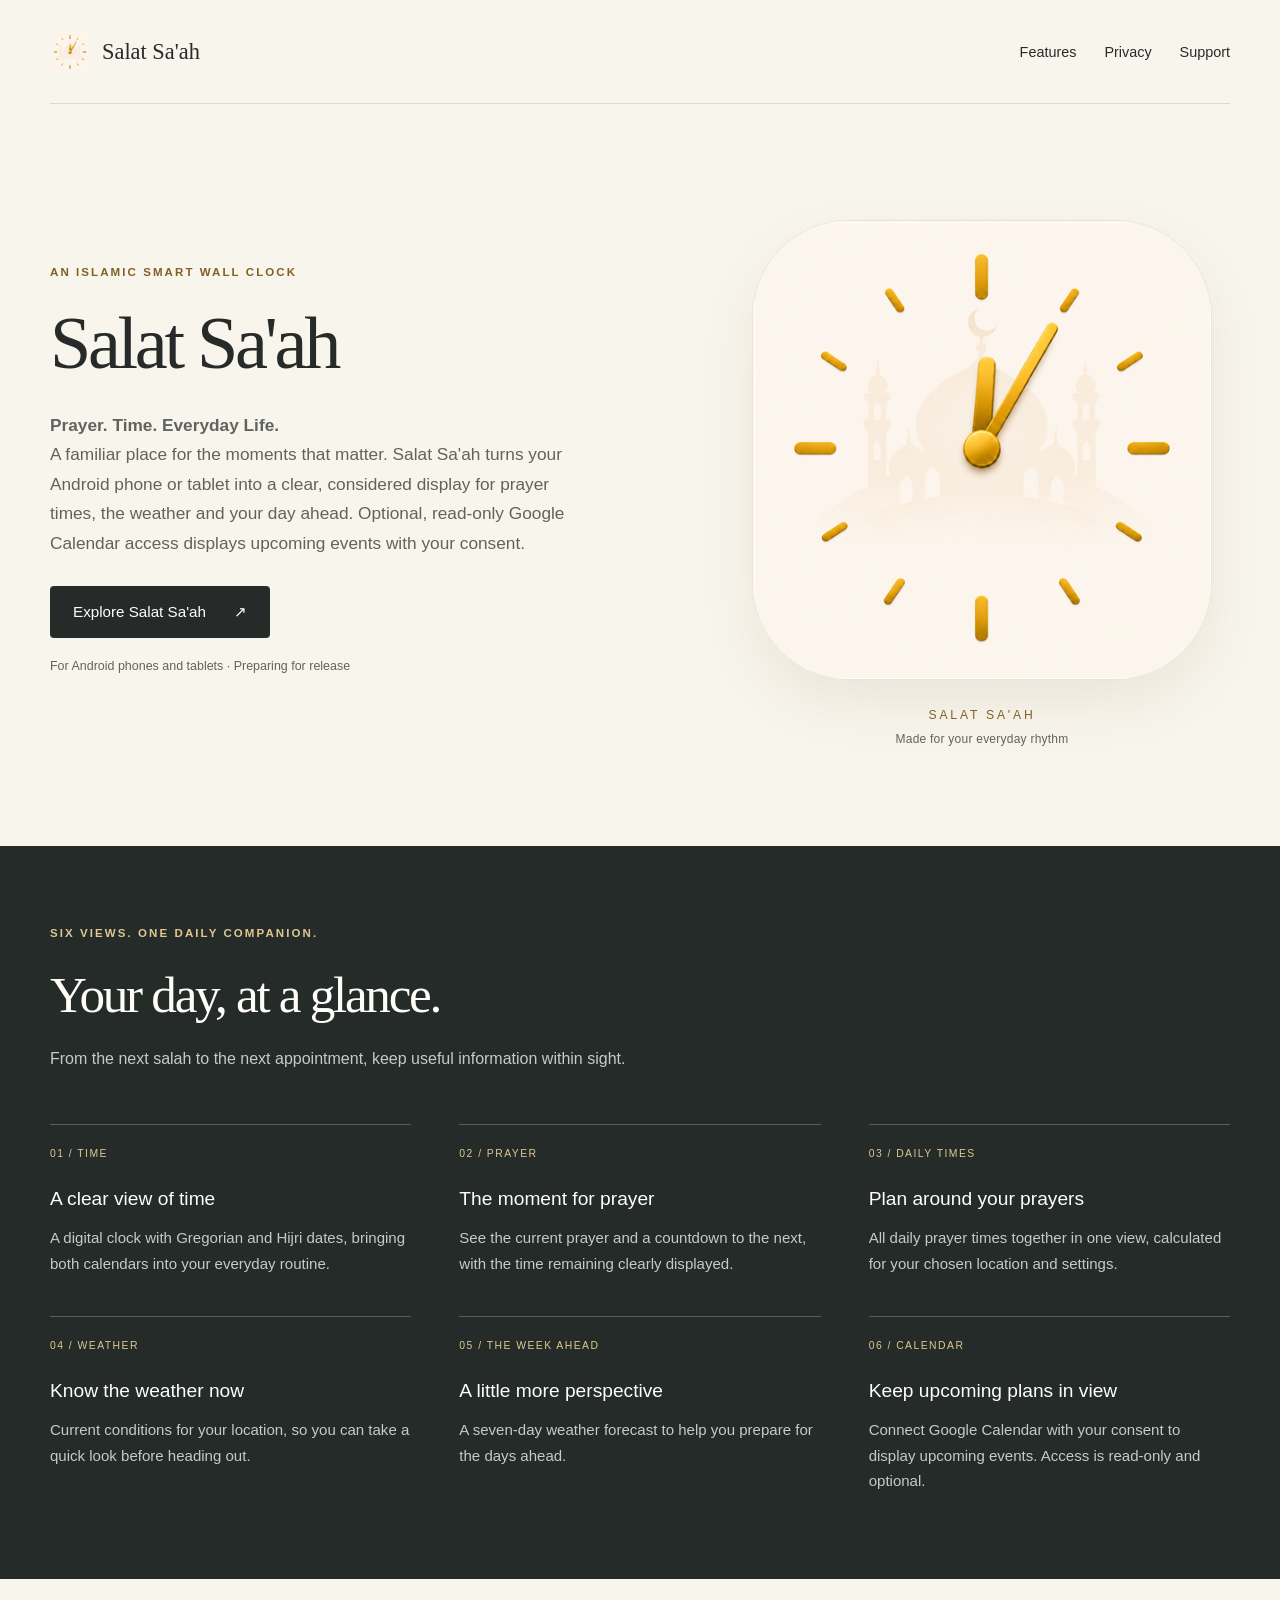
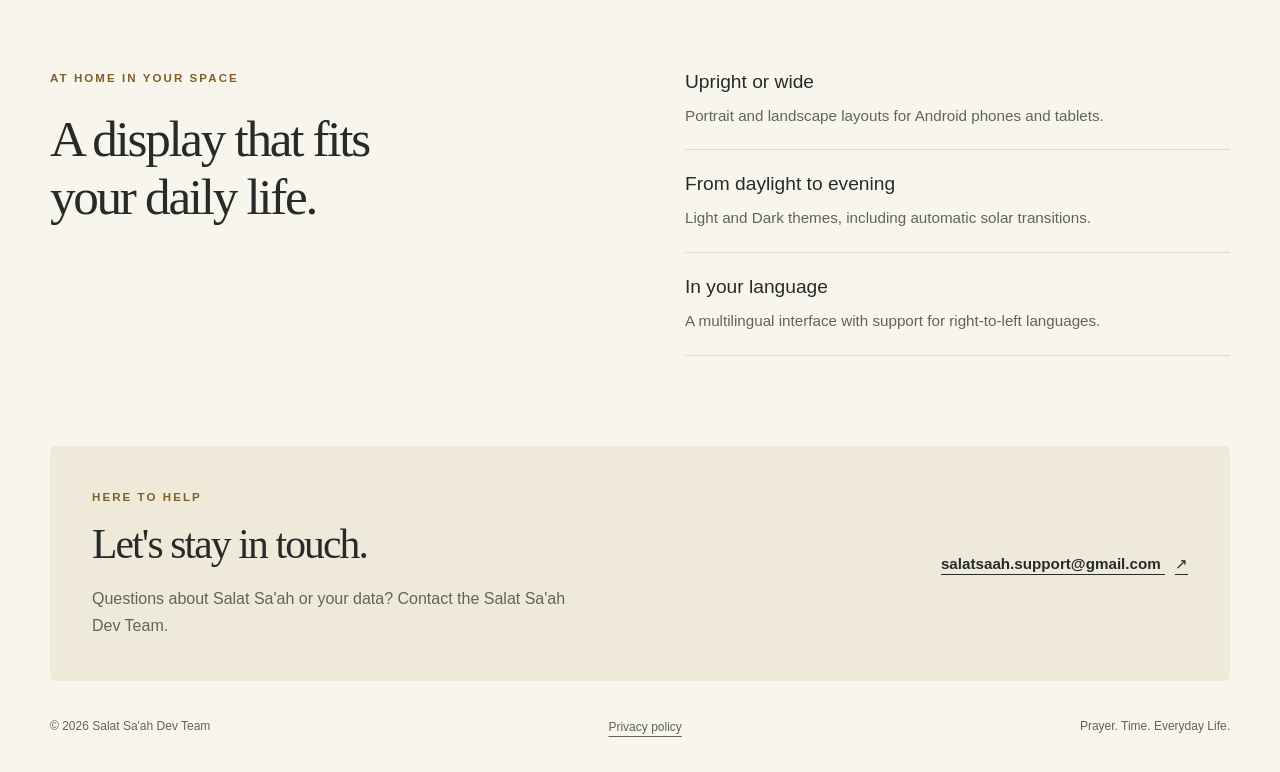
<file: index.html>
<!doctype html>
<html lang="en">
<head>
  <meta charset="utf-8">
  <meta name="viewport" content="width=device-width, initial-scale=1">
  <meta name="description" content="Salat Sa'ah transforms your Android phone or tablet into an Islamic smart wall clock. Prayer. Time. Everyday Life.">
  <meta name="theme-color" content="#f8f5ed">
  <title>Salat Sa'ah — Prayer. Time. Everyday Life.</title>
  <link rel="icon" href="assets/icon.png" type="image/png">
  <link rel="stylesheet" href="assets/styles.css">
</head>
<body>
  <a class="skip" href="#main">Skip to content</a>
  <header class="header wrap">
    <a class="brand" href="index.html"><img src="assets/icon.png" alt="" width="40" height="40">Salat Sa'ah</a>
    <nav aria-label="Main navigation"><a href="#features">Features</a><a href="privacy.html">Privacy</a><a href="#support">Support</a></nav>
  </header>
  <main id="main">
    <section class="hero wrap" aria-labelledby="hero-title">
      <div>
        <p class="eyebrow">An Islamic smart wall clock</p>
        <h1 id="hero-title">Salat Sa'ah</h1>
        <p class="intro"><strong>Prayer. Time. Everyday Life.</strong><br>A familiar place for the moments that matter. Salat Sa'ah turns your Android phone or tablet into a clear, considered display for prayer times, the weather and your day ahead. Optional, read-only Google Calendar access displays upcoming events with your consent.</p>
        <a class="button" href="#features">Explore Salat Sa'ah <span aria-hidden="true">↗</span></a>
        <p class="availability">For Android phones and tablets · Preparing for release</p>
      </div>
      <figure class="hero-icon"><img src="assets/icon.png" width="512" height="512" alt="Salat Sa'ah icon: gold clock hands on an ivory square with a subtle mosque silhouette"><figcaption>SALAT SA'AH <span>Made for your everyday rhythm</span></figcaption></figure>
    </section>
    <section class="features" id="features" aria-labelledby="features-title">
      <div class="wrap">
        <div class="section-heading"><p class="eyebrow">Six views. One daily companion.</p><h2 id="features-title">Your day, at a glance.</h2><p>From the next salah to the next appointment, keep useful information within sight.</p></div>
        <div class="feature-grid">
          <article><span class="number" aria-hidden="true">01 / TIME</span><h3>A clear view of time</h3><p>A digital clock with Gregorian and Hijri dates, bringing both calendars into your everyday routine.</p></article>
          <article><span class="number" aria-hidden="true">02 / PRAYER</span><h3>The moment for prayer</h3><p>See the current prayer and a countdown to the next, with the time remaining clearly displayed.</p></article>
          <article><span class="number" aria-hidden="true">03 / DAILY TIMES</span><h3>Plan around your prayers</h3><p>All daily prayer times together in one view, calculated for your chosen location and settings.</p></article>
          <article><span class="number" aria-hidden="true">04 / WEATHER</span><h3>Know the weather now</h3><p>Current conditions for your location, so you can take a quick look before heading out.</p></article>
          <article><span class="number" aria-hidden="true">05 / THE WEEK AHEAD</span><h3>A little more perspective</h3><p>A seven-day weather forecast to help you prepare for the days ahead.</p></article>
          <article><span class="number" aria-hidden="true">06 / CALENDAR</span><h3>Keep upcoming plans in view</h3><p>Connect Google Calendar with your consent to display upcoming events. Access is read-only and optional.</p></article>
        </div>
      </div>
    </section>
    <section class="adapt wrap" aria-labelledby="adapt-title">
      <div><p class="eyebrow">At home in your space</p><h2 id="adapt-title">A display that fits<br>your daily life.</h2></div>
      <div class="adapt-details"><article><h3>Upright or wide</h3><p>Portrait and landscape layouts for Android phones and tablets.</p></article><article><h3>From daylight to evening</h3><p>Light and Dark themes, including automatic solar transitions.</p></article><article><h3>In your language</h3><p>A multilingual interface with support for right-to-left languages.</p></article></div>
    </section>
    <section class="support wrap" id="support" aria-labelledby="support-title"><div><p class="eyebrow">Here to help</p><h2 id="support-title">Let's stay in touch.</h2><p>Questions about Salat Sa'ah or your data? Contact the Salat Sa'ah Dev Team.</p></div><a class="contact" href="mailto:salatsaah.support@gmail.com">salatsaah.support@gmail.com <span aria-hidden="true">↗</span></a></section>
  </main>
  <footer class="footer wrap"><p>© 2026 Salat Sa'ah Dev Team</p><a href="privacy.html">Privacy policy</a><p>Prayer. Time. Everyday Life.</p></footer>
</body>
</html>
</file>
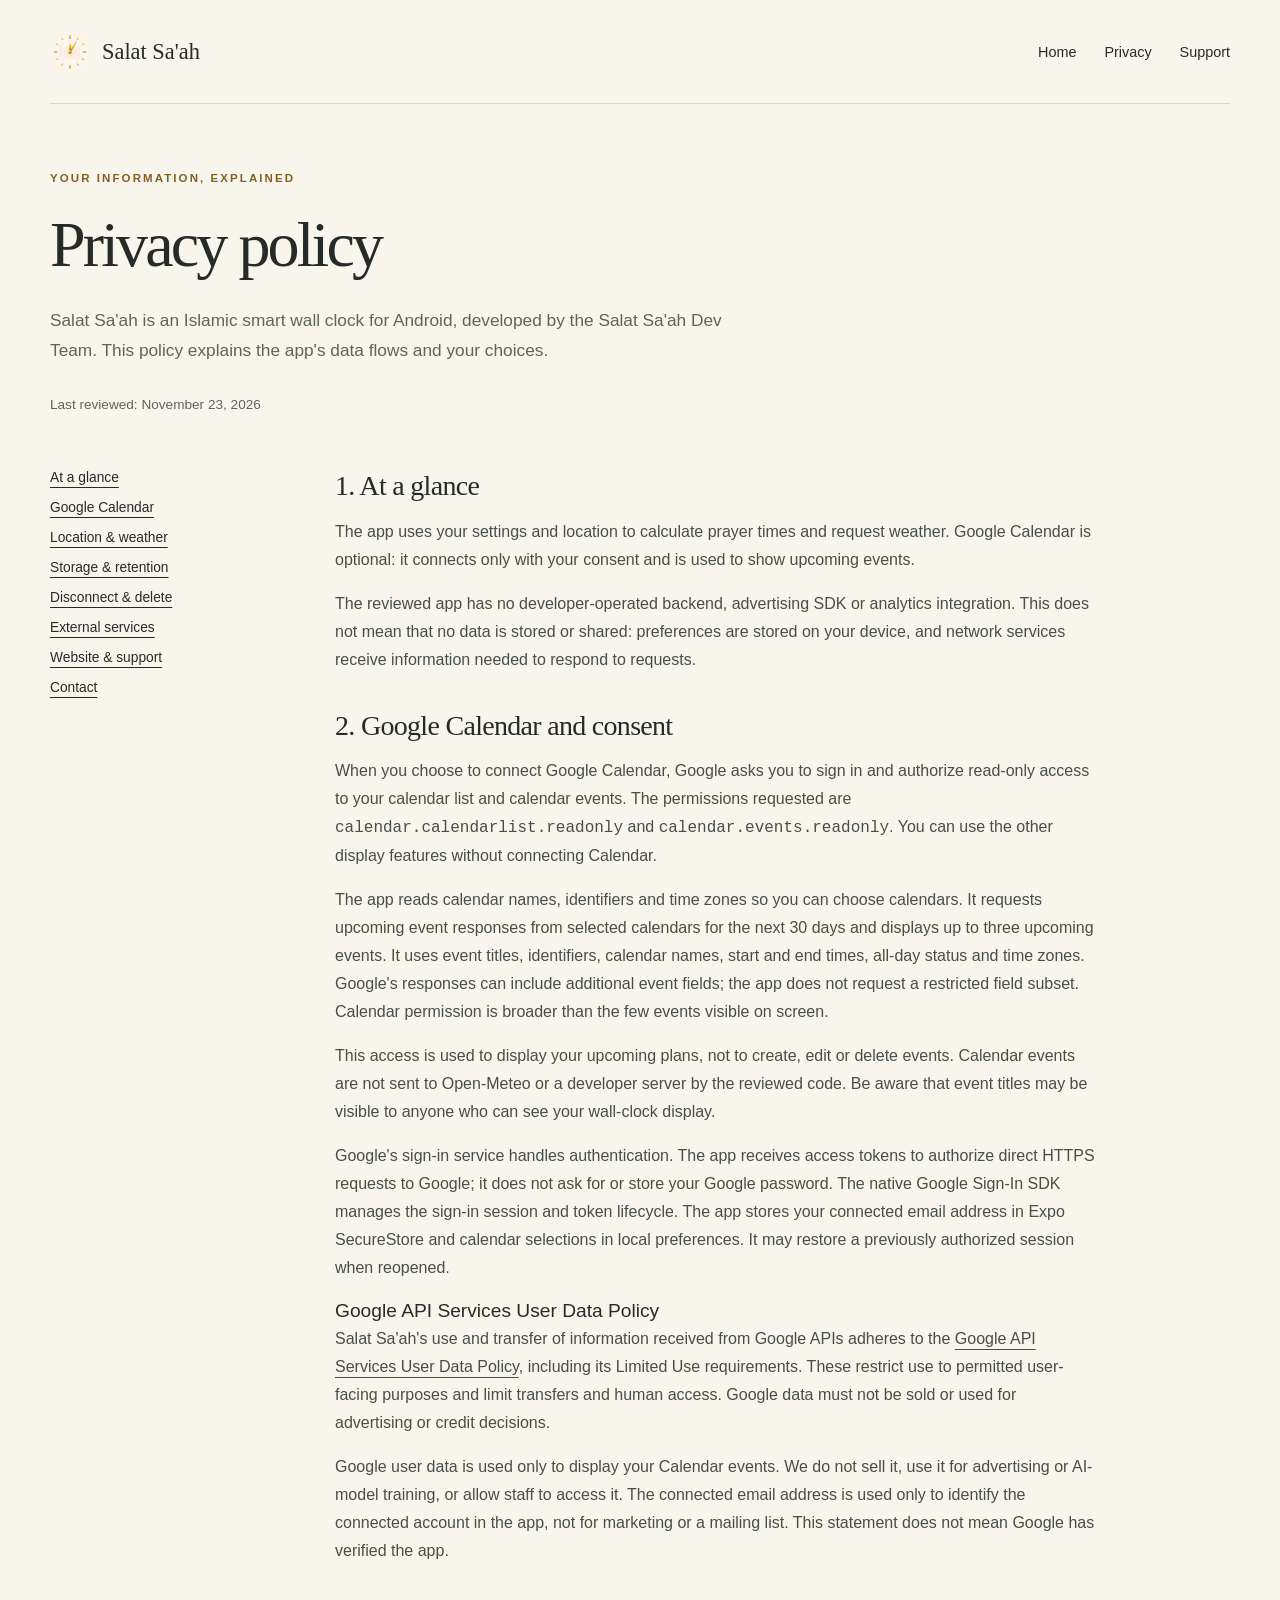
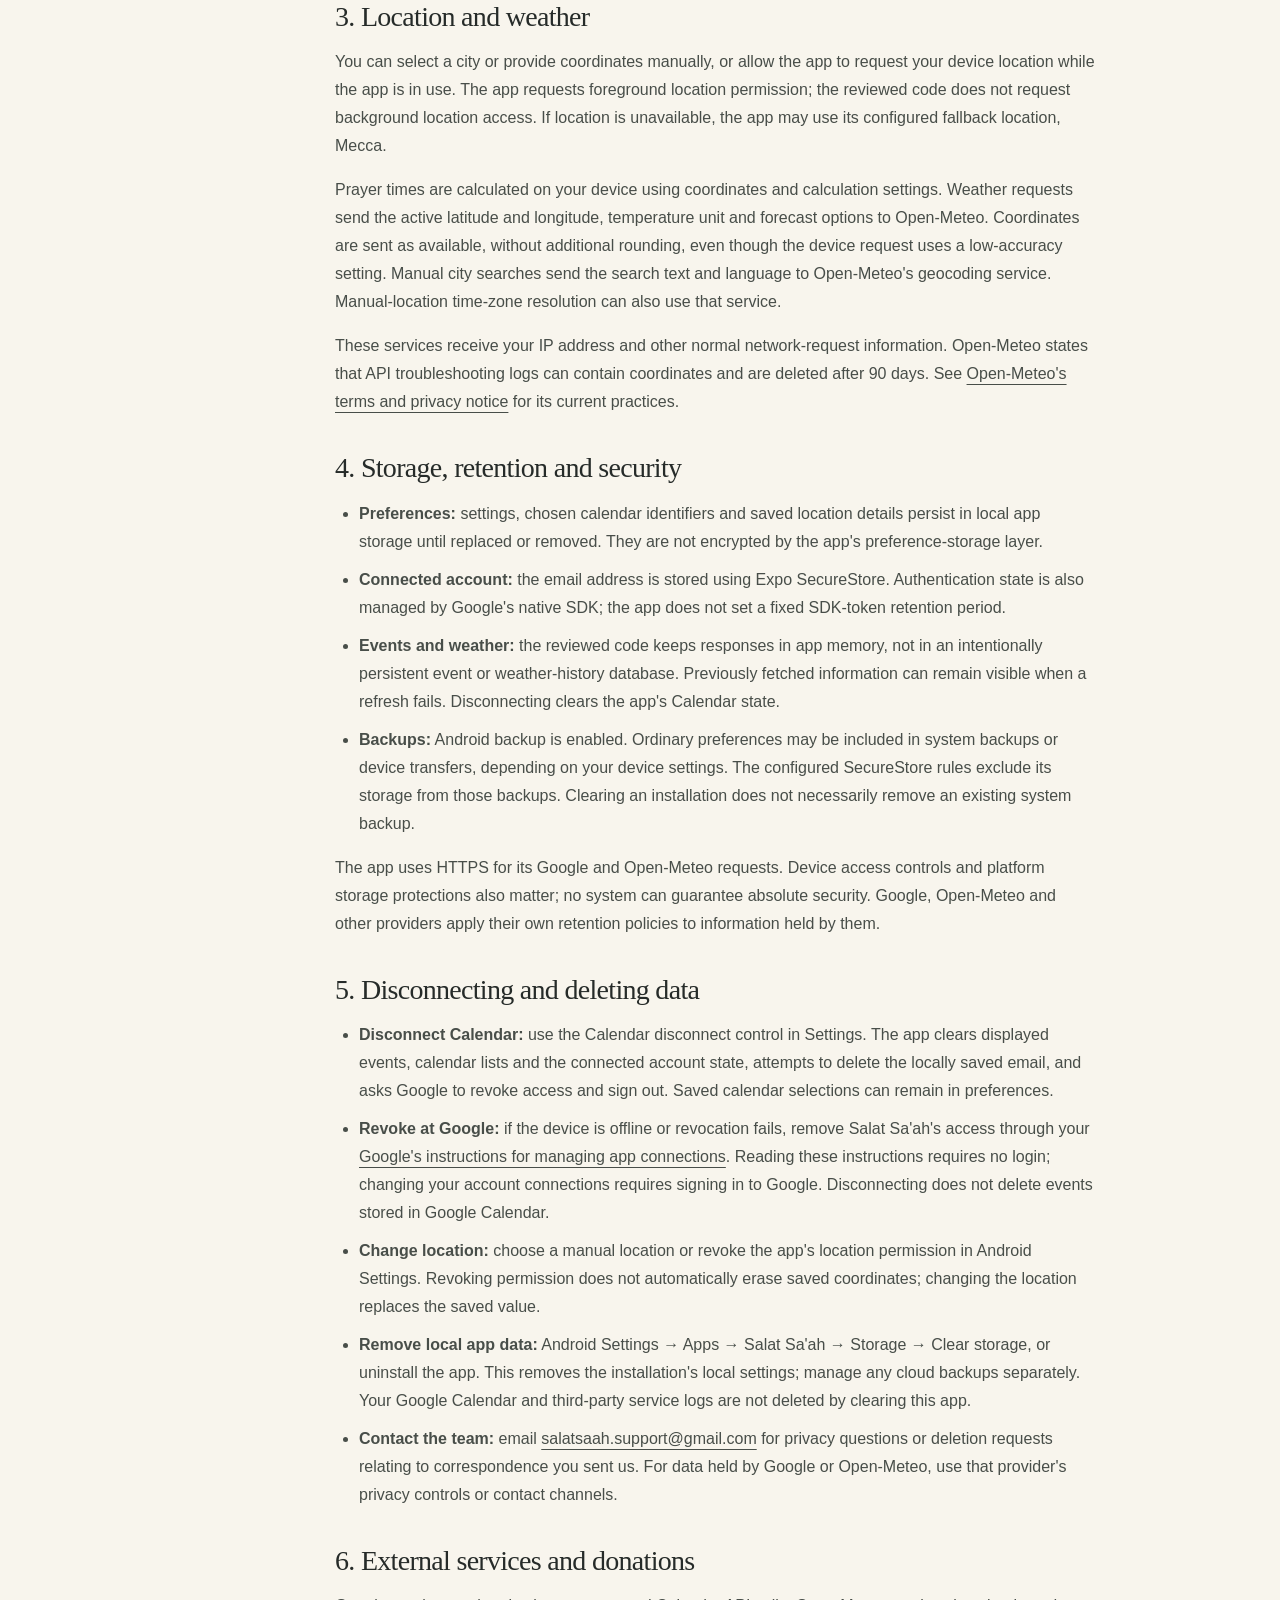
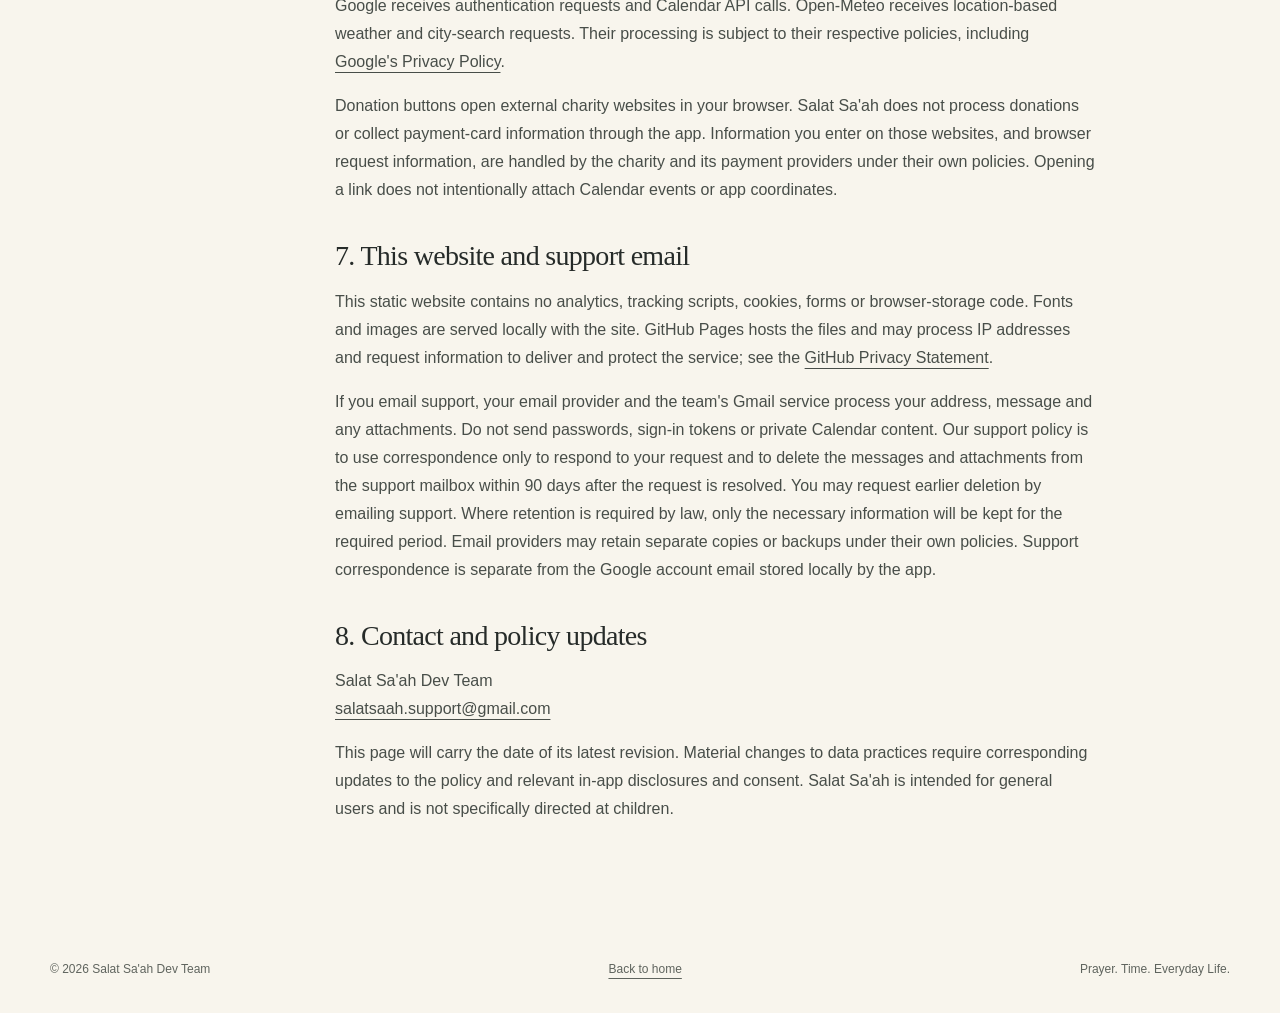
<file: privacy.html>
<!doctype html>
<html lang="en">
<head>
  <meta charset="utf-8">
  <meta name="viewport" content="width=device-width, initial-scale=1">
  <meta name="description" content="How Salat Sa'ah handles Calendar access, location, local storage and your privacy choices.">
  <meta name="theme-color" content="#f8f5ed">
  <title>Privacy Policy — Salat Sa'ah</title>
  <link rel="icon" href="assets/icon.png" type="image/png">
  <link rel="stylesheet" href="assets/styles.css">
</head>
<body>
  <a class="skip" href="#main">Skip to content</a>
  <header class="header wrap"><a class="brand" href="index.html"><img src="assets/icon.png" alt="" width="40" height="40">Salat Sa'ah</a><nav aria-label="Main navigation"><a href="index.html">Home</a><a href="privacy.html" aria-current="page">Privacy</a><a href="mailto:salatsaah.support@gmail.com">Support</a></nav></header>
  <main id="main" class="wrap">
    <div class="policy-head"><p class="eyebrow">Your information, explained</p><h1>Privacy policy</h1><p class="intro">Salat Sa'ah is an Islamic smart wall clock for Android, developed by the Salat Sa'ah Dev Team. This policy explains the app's data flows and your choices.</p><p class="small">Last reviewed: November 23, 2026</p></div>
    <div class="policy-layout">
      <nav class="policy-nav" aria-label="Privacy policy sections"><a href="#overview">At a glance</a><a href="#calendar">Google Calendar</a><a href="#location">Location &amp; weather</a><a href="#storage">Storage &amp; retention</a><a href="#choices">Disconnect &amp; delete</a><a href="#sharing">External services</a><a href="#website">Website &amp; support</a><a href="#contact">Contact</a></nav>
      <div class="policy-body">
        <section id="overview"><h2>1. At a glance</h2><p>The app uses your settings and location to calculate prayer times and request weather. Google Calendar is optional: it connects only with your consent and is used to show upcoming events.</p><p>The reviewed app has no developer-operated backend, advertising SDK or analytics integration. This does not mean that no data is stored or shared: preferences are stored on your device, and network services receive information needed to respond to requests.</p></section>
        <section id="calendar"><h2>2. Google Calendar and consent</h2><p>When you choose to connect Google Calendar, Google asks you to sign in and authorize read-only access to your calendar list and calendar events. The permissions requested are <code>calendar.calendarlist.readonly</code> and <code>calendar.events.readonly</code>. You can use the other display features without connecting Calendar.</p><p>The app reads calendar names, identifiers and time zones so you can choose calendars. It requests upcoming event responses from selected calendars for the next 30 days and displays up to three upcoming events. It uses event titles, identifiers, calendar names, start and end times, all-day status and time zones. Google's responses can include additional event fields; the app does not request a restricted field subset. Calendar permission is broader than the few events visible on screen.</p><p>This access is used to display your upcoming plans, not to create, edit or delete events. Calendar events are not sent to Open-Meteo or a developer server by the reviewed code. Be aware that event titles may be visible to anyone who can see your wall-clock display.</p><p>Google's sign-in service handles authentication. The app receives access tokens to authorize direct HTTPS requests to Google; it does not ask for or store your Google password. The native Google Sign-In SDK manages the sign-in session and token lifecycle. The app stores your connected email address in Expo SecureStore and calendar selections in local preferences. It may restore a previously authorized session when reopened.</p><h3>Google API Services User Data Policy</h3><p>Salat Sa'ah's use and transfer of information received from Google APIs adheres to the <a href="https://developers.google.com/terms/api-services-user-data-policy">Google API Services User Data Policy</a>, including its Limited Use requirements. These restrict use to permitted user-facing purposes and limit transfers and human access. Google data must not be sold or used for advertising or credit decisions.</p><p>Google user data is used only to display your Calendar events. We do not sell it, use it for advertising or AI-model training, or allow staff to access it. The connected email address is used only to identify the connected account in the app, not for marketing or a mailing list. This statement does not mean Google has verified the app.</p></section>
        <section id="location"><h2>3. Location and weather</h2><p>You can select a city or provide coordinates manually, or allow the app to request your device location while the app is in use. The app requests foreground location permission; the reviewed code does not request background location access. If location is unavailable, the app may use its configured fallback location, Mecca.</p><p>Prayer times are calculated on your device using coordinates and calculation settings. Weather requests send the active latitude and longitude, temperature unit and forecast options to Open-Meteo. Coordinates are sent as available, without additional rounding, even though the device request uses a low-accuracy setting. Manual city searches send the search text and language to Open-Meteo's geocoding service. Manual-location time-zone resolution can also use that service.</p><p>These services receive your IP address and other normal network-request information. Open-Meteo states that API troubleshooting logs can contain coordinates and are deleted after 90 days. See <a href="https://open-meteo.com/en/terms">Open-Meteo's terms and privacy notice</a> for its current practices.</p></section>
        <section id="storage"><h2>4. Storage, retention and security</h2><ul><li><strong>Preferences:</strong> settings, chosen calendar identifiers and saved location details persist in local app storage until replaced or removed. They are not encrypted by the app's preference-storage layer.</li><li><strong>Connected account:</strong> the email address is stored using Expo SecureStore. Authentication state is also managed by Google's native SDK; the app does not set a fixed SDK-token retention period.</li><li><strong>Events and weather:</strong> the reviewed code keeps responses in app memory, not in an intentionally persistent event or weather-history database. Previously fetched information can remain visible when a refresh fails. Disconnecting clears the app's Calendar state.</li><li><strong>Backups:</strong> Android backup is enabled. Ordinary preferences may be included in system backups or device transfers, depending on your device settings. The configured SecureStore rules exclude its storage from those backups. Clearing an installation does not necessarily remove an existing system backup.</li></ul><p>The app uses HTTPS for its Google and Open-Meteo requests. Device access controls and platform storage protections also matter; no system can guarantee absolute security. Google, Open-Meteo and other providers apply their own retention policies to information held by them.</p></section>
        <section id="choices"><h2>5. Disconnecting and deleting data</h2><ul><li><strong>Disconnect Calendar:</strong> use the Calendar disconnect control in Settings. The app clears displayed events, calendar lists and the connected account state, attempts to delete the locally saved email, and asks Google to revoke access and sign out. Saved calendar selections can remain in preferences.</li><li><strong>Revoke at Google:</strong> if the device is offline or revocation fails, remove Salat Sa'ah's access through your <a href="https://support.google.com/accounts/answer/13533235">Google's instructions for managing app connections</a>. Reading these instructions requires no login; changing your account connections requires signing in to Google. Disconnecting does not delete events stored in Google Calendar.</li><li><strong>Change location:</strong> choose a manual location or revoke the app's location permission in Android Settings. Revoking permission does not automatically erase saved coordinates; changing the location replaces the saved value.</li><li><strong>Remove local app data:</strong> Android Settings → Apps → Salat Sa'ah → Storage → Clear storage, or uninstall the app. This removes the installation's local settings; manage any cloud backups separately. Your Google Calendar and third-party service logs are not deleted by clearing this app.</li><li><strong>Contact the team:</strong> email <a href="mailto:salatsaah.support@gmail.com">salatsaah.support@gmail.com</a> for privacy questions or deletion requests relating to correspondence you sent us. For data held by Google or Open-Meteo, use that provider's privacy controls or contact channels.</li></ul></section>
        <section id="sharing"><h2>6. External services and donations</h2><p>Google receives authentication requests and Calendar API calls. Open-Meteo receives location-based weather and city-search requests. Their processing is subject to their respective policies, including <a href="https://policies.google.com/privacy">Google's Privacy Policy</a>.</p><p>Donation buttons open external charity websites in your browser. Salat Sa'ah does not process donations or collect payment-card information through the app. Information you enter on those websites, and browser request information, are handled by the charity and its payment providers under their own policies. Opening a link does not intentionally attach Calendar events or app coordinates.</p></section>
        <section id="website"><h2>7. This website and support email</h2><p>This static website contains no analytics, tracking scripts, cookies, forms or browser-storage code. Fonts and images are served locally with the site. GitHub Pages hosts the files and may process IP addresses and request information to deliver and protect the service; see the <a href="https://docs.github.com/en/site-policy/privacy-policies/github-general-privacy-statement">GitHub Privacy Statement</a>.</p><p>If you email support, your email provider and the team's Gmail service process your address, message and any attachments. Do not send passwords, sign-in tokens or private Calendar content. Our support policy is to use correspondence only to respond to your request and to delete the messages and attachments from the support mailbox within 90 days after the request is resolved. You may request earlier deletion by emailing support. Where retention is required by law, only the necessary information will be kept for the required period. Email providers may retain separate copies or backups under their own policies. Support correspondence is separate from the Google account email stored locally by the app.</p></section>
        <section id="contact"><h2>8. Contact and policy updates</h2><p>Salat Sa'ah Dev Team<br><a href="mailto:salatsaah.support@gmail.com">salatsaah.support@gmail.com</a></p><p>This page will carry the date of its latest revision. Material changes to data practices require corresponding updates to the policy and relevant in-app disclosures and consent. Salat Sa'ah is intended for general users and is not specifically directed at children.</p></section>
      </div>
    </div>
  </main>
  <footer class="footer wrap"><p>© 2026 Salat Sa'ah Dev Team</p><a href="index.html">Back to home</a><p>Prayer. Time. Everyday Life.</p></footer>
</body>
</html>
</file>
<file: assets/styles.css>
:root{color-scheme:light;--ivory:#f8f5ed;--paper:#fffdf8;--ink:#262b29;--muted:#5f645e;--gold:#806024;--line:#ded8c8;--dark:#242b28;--pale-gold:#e0c791;font-family:Arial,Helvetica,sans-serif;color:var(--ink);background:var(--ivory);font-synthesis:none}
*{box-sizing:border-box}html{scroll-behavior:smooth;scroll-padding-top:24px}body{margin:0}a{color:inherit;text-underline-offset:5px}a:hover{text-decoration-thickness:2px}a:focus-visible{outline:3px solid #96722e;outline-offset:6px;border-radius:2px}img{max-width:100%;height:auto}p{line-height:1.7;margin:0 0 1rem}h1,h2,h3{font-weight:400;margin:0}h1,h2{font-family:Georgia,'Times New Roman',serif;letter-spacing:-.045em}h1{font-size:clamp(3.25rem,5.8vw,5.8rem);line-height:1.06}h1 em{color:var(--gold);font-style:normal}h2{font-size:clamp(2.5rem,4vw,3.7rem);line-height:1.12}h3{font-size:1.2rem;line-height:1.4}.wrap{width:min(1180px,calc(100% - 96px));margin-inline:auto}.skip{position:absolute;left:20px;top:-100px;background:white;padding:16px;z-index:10}.skip:focus{top:12px}.header{min-height:104px;display:flex;align-items:center;justify-content:space-between;border-bottom:1px solid var(--line);gap:24px}.brand{font-family:Georgia,serif;font-size:1.4rem;display:flex;align-items:center;gap:12px;text-decoration:none;white-space:nowrap}.brand img{border-radius:9px}.header nav{display:flex;gap:28px;font-size:.9rem}.header nav a{text-decoration:none}.header nav a:hover{text-decoration:underline}.hero{display:grid;grid-template-columns:1.25fr 1fr;gap:64px;align-items:center;padding-block:90px 100px}.eyebrow{text-transform:uppercase;font-size:.72rem;font-weight:700;letter-spacing:.18em;color:var(--gold);margin-bottom:22px}.intro{font-size:1.08rem;color:var(--muted);max-width:520px;margin:28px 0}.button{display:inline-flex;gap:28px;align-items:center;background:var(--ink);color:var(--paper);padding:17px 23px;border-radius:4px;text-decoration:none;font-size:.95rem}.button:hover{background:#414b45}.availability{font-size:.78rem;color:var(--muted);margin:18px 0 0}.hero-icon{margin:0;padding:26px 18px 0}.hero-icon img{display:block;border-radius:21%;box-shadow:0 24px 55px #79643119;border:1px solid #ece3d2}.hero-icon figcaption{text-align:center;font-size:.76rem;letter-spacing:.23em;color:var(--gold);margin-top:28px}.hero-icon figcaption span{display:block;color:var(--muted);letter-spacing:.02em;font-size:.75rem;margin-top:10px}.features{background:var(--dark);color:var(--paper);padding:78px 0 85px}.features .eyebrow,.number{color:var(--pale-gold)}.section-heading{max-width:640px}.section-heading>p:last-child{color:#c5cbc5;margin:22px 0 0}.feature-grid{display:grid;grid-template-columns:repeat(3,1fr);column-gap:48px;row-gap:40px;margin-top:52px}.feature-grid article{border-top:1px solid #596058;padding-top:23px}.number{font-size:.65rem;letter-spacing:.14em;display:block;margin-bottom:27px}.feature-grid h3{margin-bottom:12px}.feature-grid p{font-size:.94rem;color:#c5cbc5;margin:0}.adapt{display:grid;grid-template-columns:1fr 1fr;gap:90px;padding-block:90px}.adapt-details article{padding:21px 0;border-bottom:1px solid var(--line)}.adapt-details article:first-child{padding-top:0}.adapt-details h3{margin-bottom:7px}.adapt-details p{color:var(--muted);margin:0;font-size:.95rem}.support{background:#efe9da;padding:42px;display:flex;align-items:center;gap:40px;justify-content:space-between;border-radius:6px}.support h2{font-size:2.6rem}.support .eyebrow{margin-bottom:14px}.support p:last-child{max-width:480px;color:var(--muted);margin:17px 0 0}.contact{font-size:.95rem;font-weight:600;overflow-wrap:anywhere}.contact span{margin-left:10px}.footer{padding-block:35px;display:flex;gap:24px;align-items:center;justify-content:space-between;font-size:.75rem;color:var(--muted)}.footer p{margin:0}.policy-head{padding-block:65px 38px;max-width:800px}.policy-head h1{font-size:clamp(3rem,5vw,4.7rem)}.policy-head .intro{max-width:720px}.policy-layout{display:grid;grid-template-columns:220px minmax(0,760px);gap:65px;padding-bottom:65px}.policy-nav{font-size:.86rem;align-self:start;position:sticky;top:28px;display:grid;gap:15px}.policy-body section{margin-bottom:36px}.policy-body h2{font-size:1.75rem;letter-spacing:-.025em;margin:0 0 16px}.policy-body p,.policy-body li{font-size:1rem;line-height:1.75;color:#484e49}.policy-body ul{padding-left:24px}.policy-body li{margin-bottom:10px}.policy-body a{overflow-wrap:anywhere}.notice{border-left:3px solid var(--gold);background:#eee8d9;padding:18px 22px;margin:0 0 32px;font-size:.95rem;line-height:1.6}.small{font-size:.85rem;color:var(--muted)}
@media(max-width:900px){.wrap{width:calc(100% - 48px)}.hero{gap:28px;padding-block:60px}.hero-icon{padding:0}.feature-grid{gap:32px;grid-template-columns:repeat(2,1fr)}.adapt{gap:40px}.support{display:block}.contact{display:inline-block;margin-top:25px}.policy-layout{grid-template-columns:170px minmax(0,1fr);gap:32px}.footer{flex-wrap:wrap}}
@media(max-width:600px){.wrap{width:calc(100% - 40px)}.header{padding-block:20px;flex-wrap:wrap;gap:20px;min-height:0}.header nav{gap:24px}.hero{grid-template-columns:1fr;padding-top:45px;gap:45px}.hero-icon{max-width:300px;justify-self:center}.hero h1{font-size:clamp(2.8rem,11vw,3.8rem)}.intro{font-size:1rem}.features{padding-block:55px}.feature-grid{grid-template-columns:1fr;margin-top:35px;gap:30px}.number{margin-bottom:15px}.adapt{grid-template-columns:1fr;padding-block:60px;gap:30px}.support{padding:28px 24px}.support h2{font-size:2.2rem}.contact{font-size:.88rem}.footer{align-items:flex-start;flex-direction:column;gap:17px}.policy-head{padding-top:45px}.policy-layout{grid-template-columns:1fr;gap:35px}.policy-nav{position:static;border-block:1px solid var(--line);padding-block:20px;grid-template-columns:1fr 1fr;font-size:.8rem}.policy-body h2{font-size:1.6rem}}
.header nav{flex-wrap:wrap}.policy-body code,h1,h2,h3{overflow-wrap:anywhere}.policy-layout>*{min-width:0}.policy-nav a{overflow-wrap:anywhere}
@media(prefers-reduced-motion:reduce){html{scroll-behavior:auto}}
@media print{.header nav,.policy-nav,.skip{display:none}.wrap{width:100%}.policy-layout{display:block}.features{background:white;color:black}.feature-grid p,.number{color:black}.hero-icon{max-width:200px}a{overflow-wrap:anywhere}}
</file>
